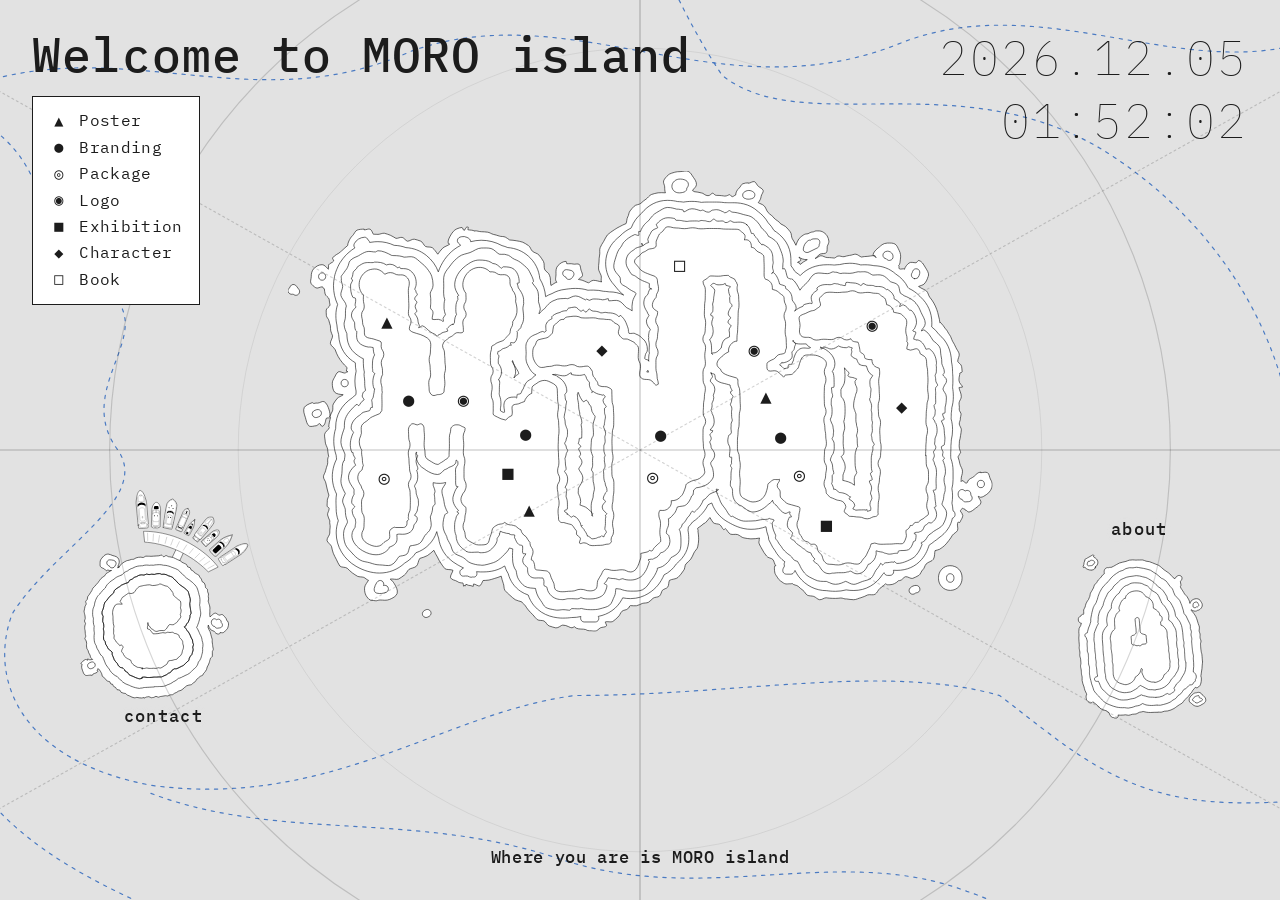
<file: html/index.html>
<!DOCTYPE html>
<html lang="en">
  <head>
    <meta charset="UTF-8" />
    <meta name="viewport" content="width=device-width, initial-scale=1.0" />
    <title>디자인모로</title>
    <meta name="description" content="MORO island — design portfolio" />
    <link rel="preconnect" href="https://fonts.googleapis.com" />
    <link rel="preconnect" href="https://fonts.gstatic.com" crossorigin />
    <link
      href="https://fonts.googleapis.com/css2?family=IBM+Plex+Mono:wght@400;500&family=Space+Grotesk:wght@400;500;600&display=swap"
      rel="stylesheet"
    />
    <link rel="stylesheet" href="styles.css" />
  </head>
  <body>
    <div
      class="loader"
      id="loader"
      role="status"
      aria-live="polite"
      aria-busy="true"
      aria-label="Loading MORO island"
    >
      <div class="loader-sea" aria-hidden="true">
        <div class="loader-boat" id="loader-boat">
          <img src="assets/boat.png" alt="" width="102" height="43" draggable="false" />
        </div>
      </div>

      <svg
        class="loader-compass"
        id="loader-compass"
        viewBox="0 0 64 64"
        aria-hidden="true"
      >
        <circle class="compass-ring" cx="32" cy="32" r="28" />
        <circle class="compass-ring soft" cx="32" cy="32" r="22" />
        <g class="compass-ticks" stroke="currentColor" stroke-width="0.9">
          <line x1="32" y1="6" x2="32" y2="11" />
          <line x1="58" y1="32" x2="53" y2="32" />
          <line x1="32" y1="58" x2="32" y2="53" />
          <line x1="6" y1="32" x2="11" y2="32" />
          <line class="minor" x1="51.5" y1="12.5" x2="48.7" y2="15.3" />
          <line class="minor" x1="51.5" y1="51.5" x2="48.7" y2="48.7" />
          <line class="minor" x1="12.5" y1="51.5" x2="15.3" y2="48.7" />
          <line class="minor" x1="12.5" y1="12.5" x2="15.3" y2="15.3" />
        </g>
        <text class="compass-n" x="32" y="18" text-anchor="middle">N</text>
        <text class="compass-cardinal" x="50" y="34" text-anchor="middle">E</text>
        <text class="compass-cardinal" x="32" y="52" text-anchor="middle">S</text>
        <text class="compass-cardinal" x="14" y="34" text-anchor="middle">W</text>
        <g class="compass-needle" id="loader-needle">
          <polygon points="32,10 35,32 32,28 29,32" />
          <polygon class="tail" points="32,54 35,32 32,36 29,32" />
        </g>
        <circle class="compass-hub" cx="32" cy="32" r="2.2" />
      </svg>

      <p class="loader-line">Looking for Design...</p>

      <div
        class="loader-progress"
        role="progressbar"
        aria-valuemin="0"
        aria-valuemax="100"
        aria-valuenow="0"
        id="loader-progress"
        aria-label="Loading"
      ></div>
    </div>

    <main class="scene" id="scene">
      <!--
        ONE map: fixed 16:10 stage. Islands + routes live here.
        Viewport only scales this whole stage — nothing moves relative to anything else.
      -->
      <div class="layer map" data-depth="5">
        <div class="map-stage">
          <svg
            class="routes-svg"
            viewBox="0 0 1600 1000"
            preserveAspectRatio="xMidYMid meet"
            aria-hidden="true"
          >
            <g id="routes-group" class="routes-group">
              <!--
                Land boxes (approx, stage 1600×1000; islands nudged up):
                  MORO    x 370–1230, y 120–680
                  contact x 80–260,   y 650–880
                  about   x 1320–1520,y 640–860
                Keep lanes in open water; extend past stage for letterbox.
              -->

              <!-- A. Far left → west of contact → under MORO → south of about → far right -->
              <path
                d="M -720 60
                   C -400 90, -200 100, -40 80
                   C 100 140, 40 240, 140 300
                   C 220 350, 100 420, 160 500
                   C 200 560, 80 620, 30 700
                   C 0 780, 40 880, 200 910
                   C 420 940, 560 820, 720 800
                   C 920 800, 1100 760, 1240 800
                   C 1320 860, 1380 920, 1500 930
                   C 1620 940, 1800 900, 2320 890"
                class="route"
                style="animation-delay: 0s"
              />

              <!-- B. Far top → east water → clear of about (stay x≥1580) → far right -->
              <path
                d="M 700 -420
                   C 780 -220, 820 -80, 900 40
                   C 1000 120, 1200 20, 1380 140
                   C 1500 220, 1580 340, 1600 480
                   C 1620 600, 1630 680, 1640 760
                   C 1650 820, 1700 840, 1800 820
                   C 2000 800, 2160 790, 2320 790"
                class="route"
                style="animation-delay: -5s"
              />

              <!-- C. Far left → clear west of contact → far bottom -->
              <path
                d="M -720 340
                   C -400 330, -200 350, -40 360
                   C 40 300, -10 440, -40 560
                   C -60 680, -50 780, -30 880
                   C 20 980, 140 1040, 300 1100
                   C 420 1160, 540 1240, 640 1320
                   C 700 1360, 720 1400, 760 1420"
                class="route"
                style="animation-delay: -10s"
              />

              <!-- D. North of MORO — far left/top to far right -->
              <path
                d="M -720 40
                   C -400 -40, -200 80, -40 60
                   C 160 -20, 320 100, 520 10
                   C 720 -60, 900 90, 1120 0
                   C 1300 -70, 1480 60, 1640 -10
                   C 1800 -40, 2000 -20, 2320 -20"
                class="route"
                style="animation-delay: -15s"
              />

              <!-- E. Mid → far bottom (fills lower letterbox) -->
              <path
                d="M 200 920
                   C 360 980, 520 940, 700 1000
                   C 880 1060, 1040 980, 1200 1040
                   C 1320 1080, 1400 1180, 1480 1420"
                class="route"
                style="animation-delay: -8s"
              />
            </g>
          </svg>

          <div class="moro-block">
            <img
              class="island-img"
              src="assets/moro-island.svg"
              alt="MORO island"
              width="1200"
              height="784"
              draggable="false"
            />
            <svg
              class="island-markers"
              id="markers"
              viewBox="0 0 1200 784"
              preserveAspectRatio="xMidYMid meet"
              aria-label="Work markers"
            ></svg>
          </div>

          <a href="contact.html" class="sat contact" aria-label="Contact">
            <img
              class="sat-island"
              src="assets/contact-island.svg"
              alt=""
              width="232"
              height="255"
              draggable="false"
            />
            <span class="sat-label">contact</span>
          </a>

          <a href="about.html" class="sat about" aria-label="About">
            <span class="sat-label">about</span>
            <img
              class="sat-island"
              src="assets/about-island.svg"
              alt=""
              width="211"
              height="269"
              draggable="false"
            />
          </a>
        </div>
      </div>

      <div class="layer grid" data-depth="4">
        <svg
          class="chart-svg"
          viewBox="0 0 1000 560"
          preserveAspectRatio="xMidYMid slice"
          aria-hidden="true"
        >
          <line x1="500" y1="-80" x2="500" y2="640" class="axis" />
          <line x1="-80" y1="280" x2="1080" y2="280" class="axis" />
          <line x1="-600" y1="-336" x2="1600" y2="896" class="diag" />
          <line x1="-600" y1="896" x2="1600" y2="-336" class="diag" />
          <circle cx="500" cy="280" r="330" class="circle" />
          <circle cx="500" cy="280" r="250" class="circle-soft" />
        </svg>
      </div>

      <div class="layer chrome" data-depth="1">
        <div class="top-left">
          <aside class="legend" aria-label="Map legend">
            <p class="legend-title">Welcome to MORO island</p>
            <ul class="legend-list">
              <li class="legend-item">
                <span class="symbol" aria-hidden="true">▲</span><span>Poster</span>
              </li>
              <li class="legend-item">
                <span class="symbol" aria-hidden="true">●</span><span>Branding</span>
              </li>
              <li class="legend-item">
                <span class="symbol" aria-hidden="true">◎</span><span>Package</span>
              </li>
              <li class="legend-item">
                <span class="symbol" aria-hidden="true">◉</span><span>Logo</span>
              </li>
              <li class="legend-item">
                <span class="symbol" aria-hidden="true">■</span><span>Exhibition</span>
              </li>
              <li class="legend-item">
                <span class="symbol" aria-hidden="true">◆</span><span>Character</span>
              </li>
              <li class="legend-item">
                <span class="symbol" aria-hidden="true">□</span><span>Book</span>
              </li>
            </ul>
          </aside>
        </div>
        <div class="top-right">
          <time class="clock" id="clock">
            <span id="clock-date"></span>
            <span id="clock-time"></span>
          </time>
        </div>
        <div class="bottom-center">
          <p class="fix-fix" id="fix" hidden>
            <span class="fix-name">Where you are is MORO island</span>
            <span class="fix-coords" id="fix-coords"></span>
          </p>
        </div>
      </div>

      <div class="boat" id="boat" hidden aria-hidden="true">
        <img src="assets/boat.png" alt="" width="102" height="43" draggable="false" />
      </div>
    </main>

    <script src="main.js"></script>
  </body>
</html>
</file>
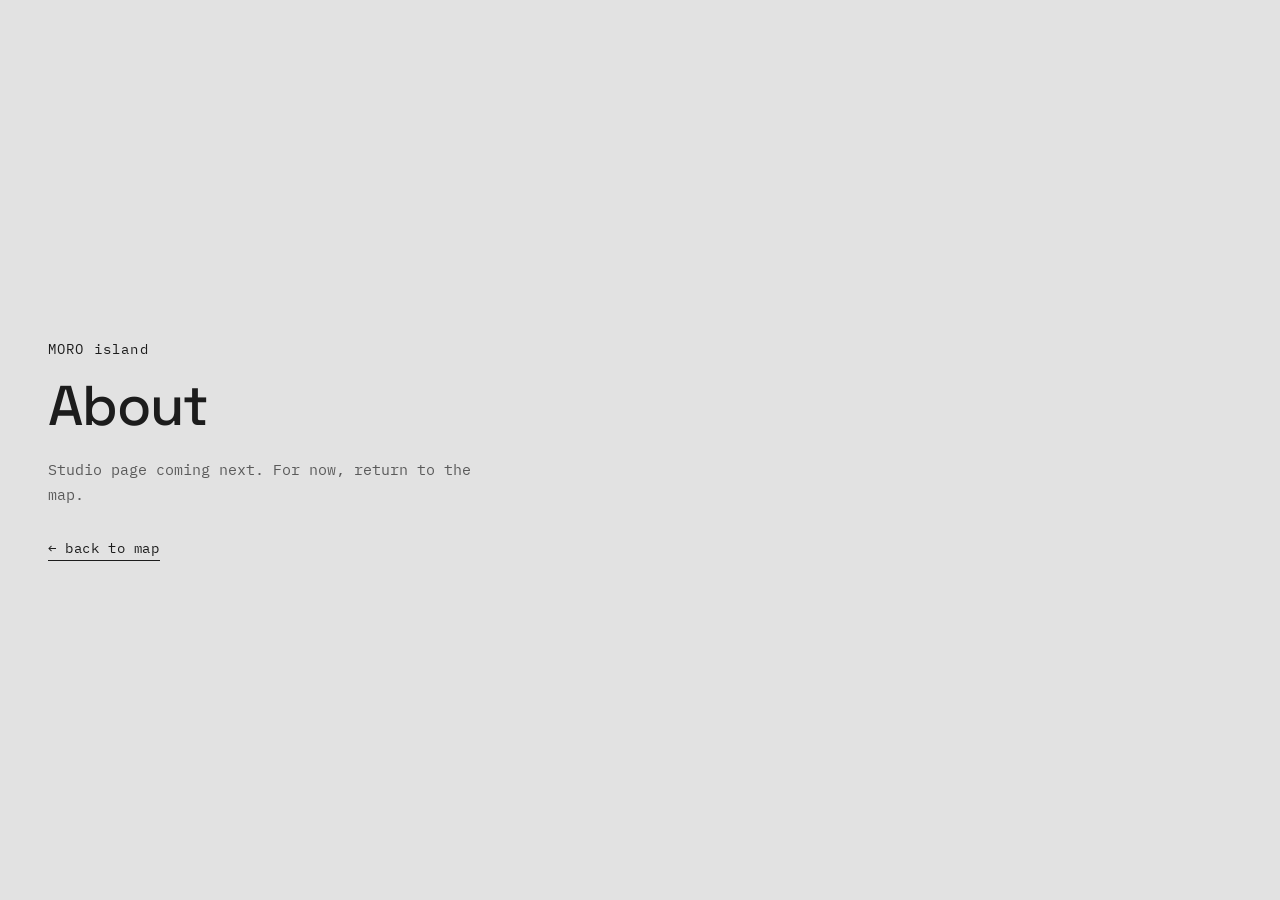
<file: html/about.html>
<!DOCTYPE html>
<html lang="en">
  <head>
    <meta charset="UTF-8" />
    <meta name="viewport" content="width=device-width, initial-scale=1.0" />
    <title>About — MORO island</title>
    <link rel="preconnect" href="https://fonts.googleapis.com" />
    <link rel="preconnect" href="https://fonts.gstatic.com" crossorigin />
    <link
      href="https://fonts.googleapis.com/css2?family=IBM+Plex+Mono:wght@400;500&family=Space+Grotesk:wght@400;500;600&display=swap"
      rel="stylesheet"
    />
    <link rel="stylesheet" href="styles.css" />
  </head>
  <body class="subpage">
    <main class="page">
      <p class="kicker">MORO island</p>
      <h1 class="page-title">About</h1>
      <p class="copy">
        Studio page coming next. For now, return to the map.
      </p>
      <a href="index.html" class="back">← back to map</a>
    </main>
  </body>
</html>
</file>
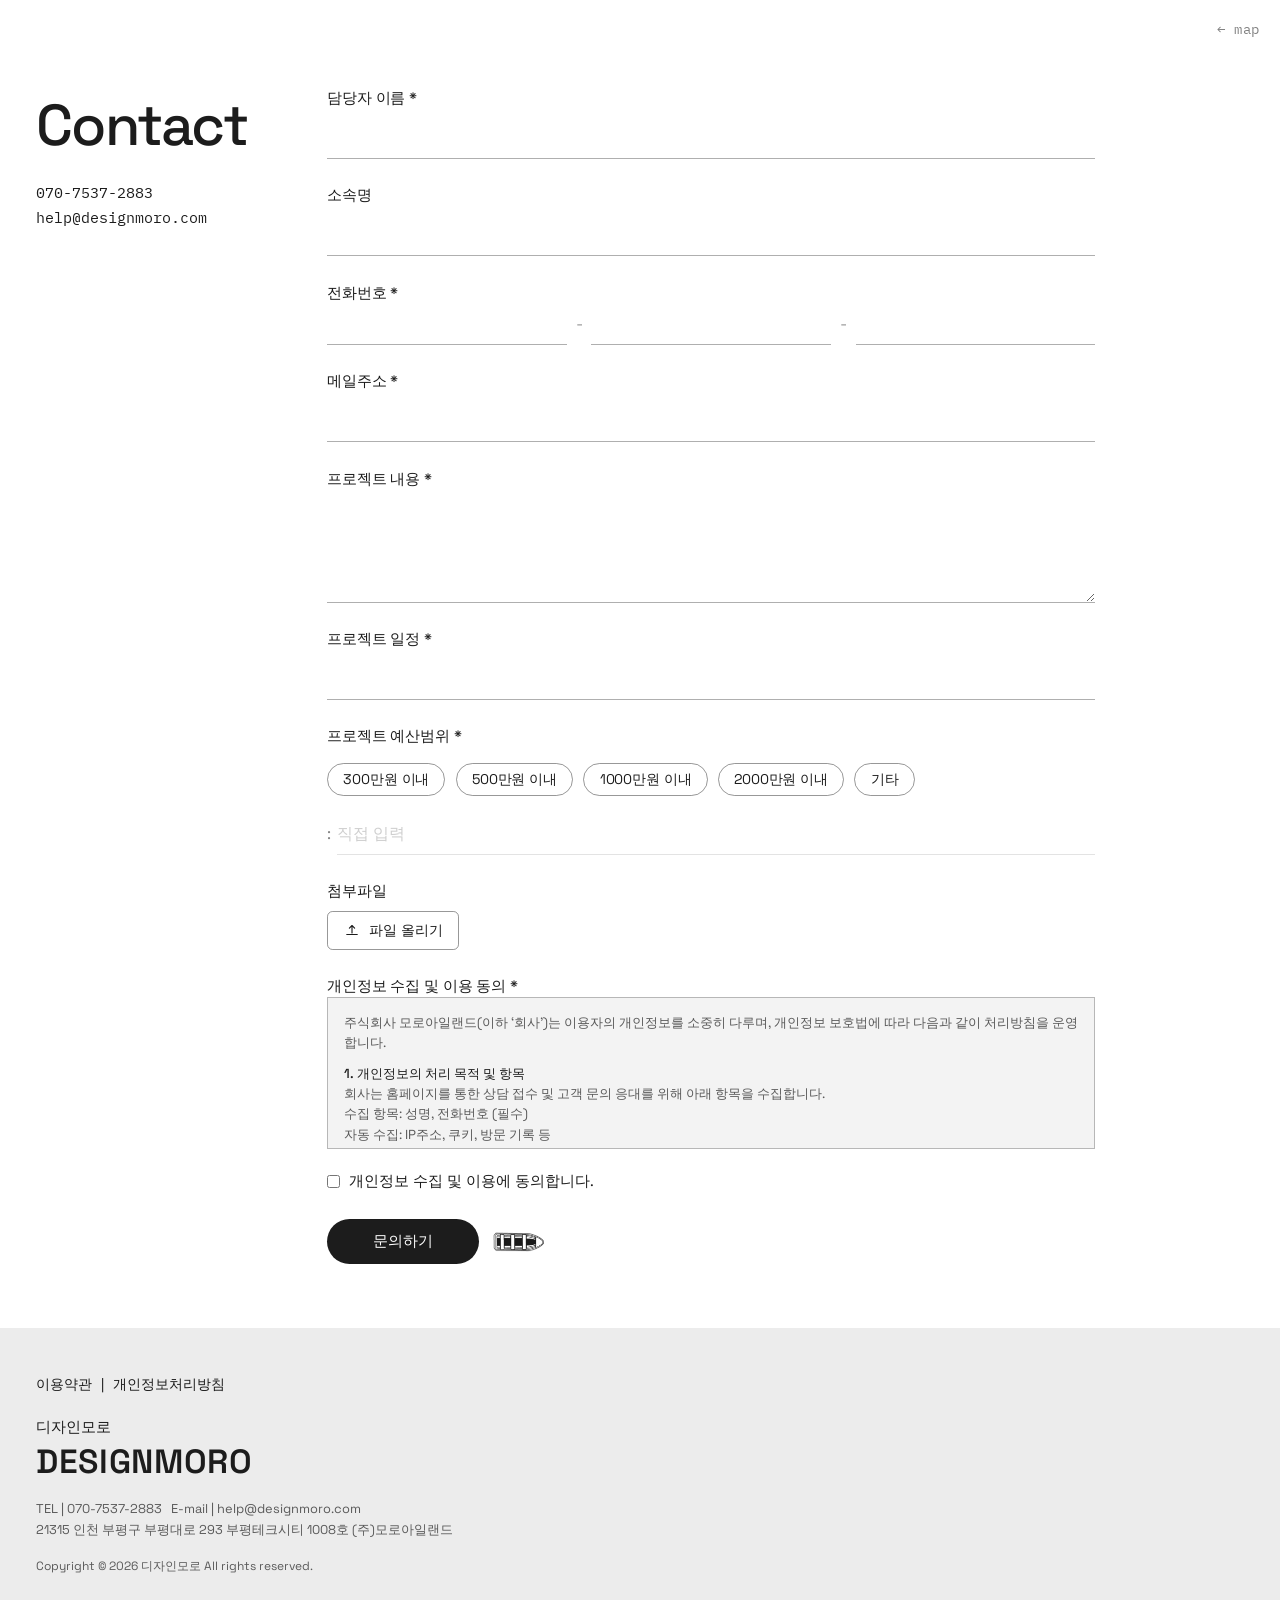
<file: html/contact.html>
<!DOCTYPE html>
<html lang="ko">
  <head>
    <meta charset="UTF-8" />
    <meta name="viewport" content="width=device-width, initial-scale=1.0" />
    <title>Contact — MORO island</title>
    <meta name="description" content="Contact DESIGNMORO" />
    <link rel="preconnect" href="https://fonts.googleapis.com" />
    <link rel="preconnect" href="https://fonts.gstatic.com" crossorigin />
    <link
      href="https://fonts.googleapis.com/css2?family=IBM+Plex+Mono:wght@400;500&family=Space+Grotesk:wght@400;500;600&display=swap"
      rel="stylesheet"
    />
    <link rel="stylesheet" href="styles.css" />
  </head>
  <body class="subpage contact-page">
    <a href="index.html" class="contact-back">← map</a>

    <main class="contact">
      <header class="contact-head">
        <h1 class="contact-title">Contact</h1>
        <p class="contact-direct">
          <a href="tel:07075372883">070-7537-2883</a><br />
          <a href="mailto:help@designmoro.com">help@designmoro.com</a>
        </p>
      </header>

      <form class="contact-form" id="contact-form" novalidate>
        <label class="field">
          <span class="field-label">담당자 이름 <i aria-hidden="true">*</i></span>
          <input type="text" name="name" required autocomplete="name" />
        </label>

        <label class="field">
          <span class="field-label">소속명</span>
          <input type="text" name="org" autocomplete="organization" />
        </label>

        <fieldset class="field field-phone">
          <legend class="field-label">전화번호 <i aria-hidden="true">*</i></legend>
          <div class="phone-row">
            <input
              type="text"
              name="phone_front"
              inputmode="numeric"
              maxlength="4"
              required
              aria-label="전화번호 앞자리"
              autocomplete="tel-national"
            />
            <span class="phone-dash" aria-hidden="true">-</span>
            <input
              type="text"
              name="phone_mid"
              inputmode="numeric"
              maxlength="4"
              required
              aria-label="전화번호 중간자리"
            />
            <span class="phone-dash" aria-hidden="true">-</span>
            <input
              type="text"
              name="phone_end"
              inputmode="numeric"
              maxlength="4"
              required
              aria-label="전화번호 끝자리"
            />
          </div>
        </fieldset>

        <label class="field">
          <span class="field-label">메일주소 <i aria-hidden="true">*</i></span>
          <input type="email" name="email" required autocomplete="email" />
        </label>

        <label class="field field-area">
          <span class="field-label">프로젝트 내용 <i aria-hidden="true">*</i></span>
          <textarea name="project" rows="4" required></textarea>
        </label>

        <label class="field">
          <span class="field-label">프로젝트 일정 <i aria-hidden="true">*</i></span>
          <input type="text" name="schedule" required placeholder="" />
        </label>

        <fieldset class="field field-budget">
          <legend class="field-label">프로젝트 예산범위 <i aria-hidden="true">*</i></legend>
          <div class="budget-chips" role="radiogroup" aria-label="프로젝트 예산범위">
            <label class="chip">
              <input type="radio" name="budget" value="300" required />
              <span>300만원 이내</span>
            </label>
            <label class="chip">
              <input type="radio" name="budget" value="500" />
              <span>500만원 이내</span>
            </label>
            <label class="chip">
              <input type="radio" name="budget" value="1000" />
              <span>1000만원 이내</span>
            </label>
            <label class="chip">
              <input type="radio" name="budget" value="2000" />
              <span>2000만원 이내</span>
            </label>
            <label class="chip chip-other">
              <input type="radio" name="budget" value="other" />
              <span>기타</span>
            </label>
            <label class="budget-other">
              <span class="visually-hidden">기타 예산</span>
              <span class="budget-other-prefix" aria-hidden="true">:</span>
              <input
                type="text"
                name="budget_other"
                id="budget-other"
                placeholder="직접 입력"
                disabled
              />
            </label>
          </div>
        </fieldset>

        <div class="field field-file">
          <span class="field-label">첨부파일</span>
          <label class="file-btn">
            <input type="file" name="files" multiple />
            <svg
              class="file-icon"
              viewBox="0 0 24 24"
              width="18"
              height="18"
              aria-hidden="true"
            >
              <path
                d="M12 16V6M12 6l-3.5 3.5M12 6l3.5 3.5M5 18h14"
                fill="none"
                stroke="currentColor"
                stroke-width="1.5"
                stroke-linecap="round"
                stroke-linejoin="round"
              />
            </svg>
            <span>파일 올리기</span>
          </label>
          <p class="file-name" id="file-name" hidden></p>
        </div>

        <fieldset class="field field-consent">
          <legend class="field-label">
            개인정보 수집 및 이용 동의 <i aria-hidden="true">*</i>
          </legend>
          <div class="consent-box" tabindex="0">
            <p>
              주식회사 모로아일랜드(이하 ‘회사’)는 이용자의 개인정보를 소중히
              다루며, 개인정보 보호법에 따라 다음과 같이 처리방침을 운영합니다.
            </p>
            <p>
              <strong>1. 개인정보의 처리 목적 및 항목</strong><br />
              회사는 홈페이지를 통한 상담 접수 및 고객 문의 응대를 위해 아래
              항목을 수집합니다.<br />
              수집 항목: 성명, 전화번호 (필수)<br />
              자동 수집: IP주소, 쿠키, 방문 기록 등
            </p>
            <p>
              <strong>2. 보유 및 이용 기간</strong><br />
              원칙적으로 문의 접수일로부터 3년간 보관 후 지체 없이 파기합니다.
              단, 관계 법령에 따라 보존할 필요가 있는 경우 해당 기간까지
              보관합니다.
            </p>
            <p>
              <strong>3. 개인정보의 파기</strong><br />
              전자적 파일은 복구가 불가능한 방법으로 영구 삭제하며, 종이 문서는
              분쇄하거나 소각하여 파기합니다.
            </p>
            <p>
              <strong>4. 이용자의 권리</strong><br />
              이용자는 언제든지 본인의 개인정보 열람, 정정, 삭제, 처리 정지를
              요구할 수 있으며, 회사는 이에 대해 지체 없이 조치하겠습니다.
            </p>
            <p>
              <strong>5. 개인정보의 안전성 확보 조치</strong><br />
              회사는 내부관리계획 수립, 접근 권한 제한, 보안프로그램 설치 등
              데이터 보호를 위한 기술적·관리적 조치를 이행하고 있습니다.
            </p>
            <p>
              <strong>6. 개인정보 보호책임자</strong><br />
              개인정보와 관련한 문의사항은 아래 부서로 연락해주시기 바랍니다.<br />
              *책임자/담당자: 이희성/장현별 (담당자)<br />
              *연락처: 070-7537-2883 / moroisland@naver.com
            </p>
            <p>
              <strong>7. 권익침해 구제방법</strong><br />
              기타 침해 신고나 상담이 필요하신 경우
              개인정보침해신고센터(국번없이 118) 또는 개인정보
              분쟁조정위원회(1833-6972)로 문의하실 수 있습니다.
            </p>
            <p>시행일자: 2026년 5월 12일</p>
          </div>
          <label class="consent-check">
            <input type="checkbox" name="consent" required />
            <span>개인정보 수집 및 이용에 동의합니다.</span>
          </label>
        </fieldset>

        <div class="contact-submit">
          <button type="submit" class="submit-btn">문의하기</button>
          <img
            class="submit-boat"
            src="assets/boat.png"
            alt=""
            width="102"
            height="43"
            draggable="false"
          />
        </div>
      </form>
    </main>

    <footer class="contact-footer">
      <div class="contact-footer-inner">
        <nav class="footer-links" aria-label="정책">
          <a href="#">이용약관</a>
          <span aria-hidden="true">|</span>
          <a href="#">개인정보처리방침</a>
        </nav>
        <p class="footer-brand-ko">디자인모로</p>
        <p class="footer-brand">DESIGNMORO</p>
        <p class="footer-meta">
          TEL | 070-7537-2883 &nbsp; E-mail | help@designmoro.com
        </p>
        <p class="footer-meta">
          21315 인천 부평구 부평대로 293 부평테크시티 1008호 (주)모로아일랜드
        </p>
        <p class="footer-copy">Copyright © 2026 디자인모로 All rights reserved.</p>
      </div>
    </footer>

    <script>
      (() => {
        const form = document.getElementById("contact-form");
        if (!form) return;

        const otherInput = document.getElementById("budget-other");
        const fileName = document.getElementById("file-name");

        form.querySelectorAll('input[name="budget"]').forEach((radio) => {
          radio.addEventListener("change", () => {
            const isOther = radio.value === "other" && radio.checked;
            otherInput.disabled = !isOther;
            if (!isOther) otherInput.value = "";
            else otherInput.focus();
          });
        });

        const fileInput = form.querySelector('input[type="file"]');
        fileInput?.addEventListener("change", () => {
          const files = [...(fileInput.files || [])];
          if (!files.length) {
            fileName.hidden = true;
            fileName.textContent = "";
            return;
          }
          fileName.hidden = false;
          fileName.textContent = files.map((f) => f.name).join(", ");
        });

        const launchBoat = () => {
          const boat = form.querySelector(".submit-boat");
          if (!boat) return;
          boat.classList.remove("is-launching");
          boat.style.opacity = "";
          void boat.offsetWidth;
          boat.classList.add("is-launching");
          boat.addEventListener(
            "animationend",
            () => {
              boat.style.opacity = "0";
            },
            { once: true }
          );
        };

        form.addEventListener("submit", (e) => {
          e.preventDefault();
          if (!form.reportValidity()) return;
          launchBoat();
        });
      })();
    </script>
  </body>
</html>
</file>
<file: html/styles.css>
:root {
  --bg: #e2e2e2;
  --ink: #1c1c1c;
  --ink-muted: #5a5a5a;
  --grid: rgba(28, 28, 28, 0.18);
  --route: #3a6fbf;
  --font-ui: "Space Grotesk", sans-serif;
  --font-mono: "IBM Plex Mono", monospace;
}

* {
  box-sizing: border-box;
  padding: 0;
  margin: 0;
}

html,
body {
  height: 100%;
  max-width: 100vw;
}

body:not(.subpage) {
  overflow: hidden;
}

/* Imweb site chrome. The black preview bar is separate and only shows while editing. */
#doz_header_wrap,
#doz_footer_wrap,
#doz_footer,
#site_footer {
  display: none !important;
}

body {
  color: var(--ink);
  background: var(--bg);
  font-family: var(--font-ui);
  -webkit-font-smoothing: antialiased;
  -moz-osx-font-smoothing: grayscale;
}

a {
  color: inherit;
  text-decoration: none;
}

button {
  font: inherit;
  color: inherit;
  background: none;
  border: none;
  cursor: pointer;
}

/* —— Intro loader: empty sea, compass + boat that only rocks —— */
.loader {
  position: fixed;
  inset: 0;
  z-index: 100;
  background: var(--bg);
  color: var(--ink);
  overflow: hidden;
  transition:
    opacity 0.7s cubic-bezier(0.22, 1, 0.36, 1),
    visibility 0.7s linear;
  animation: moro-loader-exit 0.8s ease 6.2s forwards;
}

.loader.is-done {
  animation: none;
  opacity: 0;
  visibility: hidden;
  pointer-events: none;
}

@keyframes moro-loader-exit {
  to {
    opacity: 0;
    visibility: hidden;
    pointer-events: none;
  }
}

.loader-sea {
  position: absolute;
  inset: 0;
  pointer-events: none;
}

.loader-boat {
  position: absolute;
  top: 54%;
  left: 50%;
  width: 48px;
  margin: -108px 0 0 -24px; /* above the larger compass */
  opacity: 0;
  transform-origin: 50% 60%;
  transition: opacity 0.5s ease;
}

.loader-boat.is-on {
  opacity: 1;
  animation: loader-boat-sway 4.2s ease-in-out infinite;
}

.loader-boat img {
  display: block;
  width: 100%;
  height: auto;
}

@keyframes loader-boat-sway {
  0%,
  100% {
    transform: translate(0, 0) rotate(-7deg);
  }
  35% {
    transform: translate(4px, 2px) rotate(5deg);
  }
  65% {
    transform: translate(-3px, 1px) rotate(-4deg);
  }
}

.loader-compass {
  position: absolute;
  top: 54%;
  left: 50%;
  width: 120px;
  height: 120px;
  margin: -60px 0 0 -60px;
  overflow: visible;
  pointer-events: none;
  z-index: 2;
}

.compass-ring {
  fill: none;
  stroke: var(--ink);
  stroke-width: 1.2;
}

.compass-ring.soft {
  stroke: rgba(28, 28, 28, 0.22);
  stroke-width: 0.8;
}

.compass-ticks {
  color: var(--ink);
}

.compass-ticks .minor {
  stroke: rgba(28, 28, 28, 0.35);
  stroke-width: 0.7;
}

.compass-n {
  fill: var(--ink);
  font-family: var(--font-mono);
  font-size: 8px;
  font-weight: 500;
}

.compass-cardinal {
  fill: rgba(28, 28, 28, 0.4);
  font-family: var(--font-mono);
  font-size: 6px;
  font-weight: 500;
}

.compass-needle {
  transform-origin: 32px 32px;
}

.compass-needle polygon {
  fill: var(--ink);
}

.compass-needle .tail {
  fill: rgba(28, 28, 28, 0.28);
}

.compass-hub {
  fill: var(--bg);
  stroke: var(--ink);
  stroke-width: 1.2;
}

.loader-line {
  position: absolute;
  top: calc(54% + 78px);
  left: 50%;
  transform: translateX(-50%);
  margin: 0;
  font-family: var(--font-mono);
  font-size: clamp(0.85rem, 1.5vw, 1rem);
  font-weight: 500;
  letter-spacing: 0.06em;
  color: var(--ink-muted);
  white-space: nowrap;
  z-index: 2;
}

.loader-progress {
  position: absolute;
  width: 1px;
  height: 1px;
  overflow: hidden;
  clip: rect(0 0 0 0);
}

@media (prefers-reduced-motion: reduce) {
  .loader-boat.is-on {
    animation: none;
  }
}

/* —— Map scene —— */
.scene {
  position: fixed;
  left: 0;
  right: 0;
  bottom: 0;
  top: var(--moro-top, 0px);
  width: auto;
  height: auto;
  min-width: 0;
  min-height: 0;
  z-index: 30;
  overflow: hidden;
  background: var(--bg);
  opacity: 0.55;
  filter: blur(14px);
  transform: scale(1.02);
  transition:
    filter 1s cubic-bezier(0.22, 1, 0.36, 1),
    opacity 1s cubic-bezier(0.22, 1, 0.36, 1),
    transform 1s cubic-bezier(0.22, 1, 0.36, 1);
  animation: moro-scene-enter 1s cubic-bezier(0.22, 1, 0.36, 1) 6.2s forwards;
}

@keyframes moro-scene-enter {
  to {
    opacity: 1;
    filter: none;
    transform: none;
  }
}

.scene.ready,
.scene.skip {
  animation: none;
  opacity: 1;
  /* blur(0) still softens vectors — drop the filter entirely */
  filter: none;
  transform: none;
}

.scene.skip {
  transition: none;
}

.layer {
  position: absolute;
  inset: 0;
  pointer-events: none;
}

.layer :is(a, button) {
  pointer-events: auto;
}

.routes {
  z-index: 0;
}

.island {
  z-index: 1;
}

.map {
  z-index: 1;
}

.grid {
  z-index: 2;
}

.sats {
  z-index: 4;
}

.chrome {
  z-index: 6;
  pointer-events: none;
}

.top-left {
  position: absolute;
  top: clamp(1.1rem, 3vh, 2rem);
  left: clamp(1.1rem, 3vw, 2rem);
}

.top-right {
  position: absolute;
  top: clamp(1.1rem, 3vh, 2rem);
  right: clamp(1.1rem, 3vw, 2rem);
}

/* —— Chart grid —— */
.chart-svg {
  position: absolute;
  inset: 0;
  width: 100%;
  height: 100%;
  z-index: 0;
  pointer-events: none;
}

.axis,
.diag,
.circle,
.circle-soft {
  fill: none;
  stroke: var(--grid);
  stroke-width: 0.9;
}

.axis {
  stroke: rgba(28, 28, 28, 0.28);
  stroke-width: 0.7;
}

.diag {
  stroke: rgba(28, 28, 28, 0.22);
  stroke-width: 0.7;
  stroke-dasharray: 1.2 2;
  stroke-linecap: round;
  opacity: 0.9;
}

.circle {
  stroke-width: 0.7;
}

.circle-soft {
  stroke-width: 0.5;
  opacity: 0.55;
}

/* —— ONE map stage (fixed 16:10). Everything inside scales together. —— */
.map-stage {
  /* Fit INSIDE the scene box (contain) so the whole map stays centered */
  --stage-w: min(100%, calc(100% * 16 / 10));
  --stage-h: calc(var(--stage-w) * 10 / 16);
  position: absolute;
  left: 50%;
  top: 50%;
  transform: translate(-50%, -50%);
  width: var(--stage-w);
  height: var(--stage-h);
  pointer-events: none;
  overflow: visible;
  container-type: inline-size;
}

/* Routes share stage scale; overflow so side lanes paint into letterbox */
.routes-svg {
  position: absolute;
  inset: 0;
  width: 100%;
  height: 100%;
  z-index: 0;
  display: block;
  pointer-events: none;
  overflow: visible;
}

.routes-group {
  fill: none;
}

.route {
  fill: none;
  stroke: var(--route);
  stroke-width: 1.45;
  stroke-dasharray: 4 7;
  stroke-linecap: round;
  opacity: 0.9;
  animation: flow 12s linear infinite;
}

@keyframes flow {
  to {
    stroke-dashoffset: -132;
  }
}

/* MORO — fixed % of stage, optically centered (nudged up) */
.moro-block {
  position: absolute;
  left: 50%;
  top: 44%;
  transform: translate(-50%, -50%);
  width: 54%;
  aspect-ratio: 1200 / 784;
  z-index: 2;
}

.island-img {
  position: absolute;
  inset: 0;
  width: 100%;
  height: 100%;
  display: block;
  user-select: none;
  object-fit: fill;
}

.island-markers {
  position: absolute;
  inset: 0;
  width: 100%;
  height: 100%;
  z-index: 2;
  pointer-events: none;
  overflow: visible;
  display: block;
}

.marker {
  pointer-events: auto;
  cursor: pointer;
  text-decoration: none;
  color: inherit;
}

.marker-scale {
  transition: transform 0.2s ease;
  transform-box: fill-box;
  transform-origin: center;
}

.marker:hover .marker-scale,
.marker:focus-visible .marker-scale {
  transform: scale(1.18);
}

.marker:focus-visible {
  outline: none;
}

.marker:focus-visible .marker-hit {
  stroke: var(--ink);
  stroke-width: 2;
}

.marker-hit {
  fill: transparent;
}

.marker-symbol {
  fill: var(--ink);
  font-size: 32px;
  font-family: var(--font-mono);
  font-weight: 500;
  paint-order: stroke fill;
  stroke: #ffffff;
  stroke-width: 6px;
  stroke-linejoin: round;
  pointer-events: none;
}

.marker-preview {
  position: fixed;
  z-index: 80;
  width: 168px;
  height: auto;
  max-height: 220px;
  object-fit: contain;
  pointer-events: none;
  background: #fff;
  border: 1px solid rgba(28, 28, 28, 0.18);
  box-shadow: 0 10px 28px rgba(28, 28, 28, 0.16);
  opacity: 0;
  transition: opacity 0.15s ease;
}

.marker-preview.is-on {
  opacity: 1;
}

/* contact / about — fixed % of same stage */
.sat {
  position: absolute;
  display: flex;
  flex-direction: column;
  align-items: center;
  gap: 0.4rem;
  z-index: 3;
  pointer-events: auto;
  overflow: visible;
}

.sat.contact {
  left: 6%;
  bottom: 16%;
}

.sat.about {
  right: 6%;
  bottom: 16%;
}

.sat-island {
  width: 9.5cqi;
  height: auto;
  display: block;
  user-select: none;
  overflow: visible;
  object-fit: contain;
  flex-shrink: 0;
}

.sat.contact .sat-island {
  width: 15cqi;
  aspect-ratio: 232.4 / 255.1;
  object-fit: contain;
}

.sat.about .sat-island {
  width: 11.5cqi;
}

.sat-label {
  font-family: var(--font-mono);
  font-size: clamp(0.78rem, 1.9cqi, 1.05rem);
  font-weight: 500;
  letter-spacing: 0.08em;
  color: var(--ink);
  /* Halo so labels stay clear over routes / chart lines */
  text-shadow:
    0 0 0.35em var(--bg),
    0 0 0.35em var(--bg),
    0 0 0.55em var(--bg);
}

.sat.about .sat-label {
  order: -1;
}

/* —— Legend —— */
.legend {
  display: flex;
  flex-direction: column;
  gap: 0.85rem;
  user-select: none;
}

.legend-title {
  font-family: var(--font-mono);
  font-size: clamp(1.75rem, 3.8vw, 3rem);
  font-weight: 500;
  letter-spacing: 0.02em;
  line-height: 1.15;
  color: var(--ink);
}

.legend-list {
  list-style: none;
  display: flex;
  flex-direction: column;
  gap: 0.4rem;
  padding: 0.85rem 1.05rem 0.95rem;
  background: #ffffff;
  border: 1.5px solid var(--ink);
  width: fit-content;
}

.legend-item {
  display: flex;
  align-items: center;
  gap: 0.7rem;
  font-family: var(--font-mono);
  font-size: clamp(0.85rem, 1.25vw, 1rem);
  letter-spacing: 0.02em;
  color: var(--ink);
}

.symbol {
  width: 1.15rem;
  text-align: center;
  font-size: 0.95rem;
  line-height: 1;
}

/* —— Clock —— */
.clock {
  display: flex;
  flex-direction: column;
  align-items: flex-end;
  gap: 0.2rem;
  font-family: var(--font-mono);
  font-size: clamp(1.75rem, 3.8vw, 3rem);
  font-weight: 100;
  letter-spacing: 0.04em;
  line-height: 1.25;
  color: var(--ink);
  user-select: none;
}

/* —— Visitor fix (you are here = MORO) —— */
.bottom-center {
  position: absolute;
  left: 50%;
  bottom: clamp(1.1rem, 3vh, 2rem);
  transform: translateX(-50%);
  text-align: center;
  pointer-events: none;
}

.fix-fix {
  margin: 0;
  display: flex;
  flex-direction: column;
  align-items: center;
  gap: 0.25rem;
  font-family: var(--font-mono);
  color: var(--ink);
  user-select: none;
}

.fix-name {
  font-size: clamp(0.85rem, 1.4vw, 1.05rem);
  font-weight: 500;
  letter-spacing: 0.04em;
  max-width: min(90vw, 36rem);
  line-height: 1.35;
}

.fix-coords {
  font-size: clamp(1rem, 1.8vw, 1.35rem);
  font-weight: 400;
  letter-spacing: 0.06em;
  color: var(--ink-muted);
}

/* —— Cursor boat —— */
.boat {
  position: fixed;
  top: 0;
  left: 0;
  z-index: 40;
  width: 28px;
  height: auto;
  margin: -6px 0 0 -14px;
  pointer-events: none;
  opacity: 0;
  transition: opacity 0.35s ease;
  will-change: transform;
}

.boat.is-on {
  opacity: 0.95;
}

.boat img {
  display: block;
  width: 100%;
  height: auto;
  user-select: none;
}

@media (pointer: coarse) {
  .boat {
    display: none;
  }
}

@media (prefers-reduced-motion: reduce) {
  .boat {
    display: none;
  }
}

/* —— About / Contact —— */
.page {
  min-height: 100dvh;
  display: flex;
  flex-direction: column;
  justify-content: center;
  padding: clamp(1.5rem, 5vw, 3rem);
  background: var(--bg);
  color: var(--ink);
}

.kicker {
  font-family: var(--font-mono);
  font-size: 0.9rem;
  letter-spacing: 0.08em;
  margin-bottom: 0.75rem;
}

.page-title {
  font-family: var(--font-ui);
  font-size: clamp(2rem, 6vw, 3.5rem);
  font-weight: 500;
  letter-spacing: -0.02em;
  margin-bottom: 1rem;
}

.copy {
  max-width: 28rem;
  font-family: var(--font-mono);
  font-size: 0.95rem;
  line-height: 1.6;
  color: var(--ink-muted);
  margin-bottom: 2rem;
}

.back {
  font-family: var(--font-mono);
  font-size: 0.9rem;
  letter-spacing: 0.04em;
  border-bottom: 1px solid var(--ink);
  width: fit-content;
  padding-bottom: 0.15rem;
  transition: opacity 0.2s ease;
}

.back:hover {
  opacity: 0.55;
}

/* —— Contact form page —— */
.contact-page {
  --contact-pad-x: clamp(1.25rem, 3vw, 2.25rem);
  background: #fff;
  color: var(--ink);
  min-height: 100dvh;
}

.contact-back {
  position: fixed;
  top: 1.25rem;
  right: 1.25rem;
  z-index: 10;
  font-family: var(--font-mono);
  font-size: 0.85rem;
  letter-spacing: 0.04em;
  opacity: 0.55;
  transition: opacity 0.2s ease;
}

.contact-back:hover {
  opacity: 1;
}

.contact-page .contact {
  width: min(1280px, 100%);
  margin: 0 auto;
  padding: clamp(3.5rem, 8vw, 5.5rem) var(--contact-pad-x) 4rem;
  display: grid;
  grid-template-columns: minmax(11rem, 15rem) minmax(0, 1fr);
  column-gap: clamp(2rem, 4vw, 4rem);
  row-gap: 2.5rem;
  align-items: start;
  box-sizing: border-box;
}

.contact-head {
  position: sticky;
  top: 2rem;
}

.contact-title {
  font-family: var(--font-ui);
  font-size: clamp(2.6rem, 7vw, 3.6rem);
  font-weight: 500;
  letter-spacing: -0.03em;
  margin-bottom: 1.1rem;
}

.contact-direct {
  font-family: var(--font-mono);
  font-size: 0.95rem;
  line-height: 1.7;
  margin-bottom: 0;
}

.contact-direct a:hover {
  opacity: 0.55;
}

.contact-form {
  display: flex;
  flex-direction: column;
  gap: 1.65rem;
  width: 100%;
  max-width: 48rem;
}

.field {
  display: flex;
  flex-direction: column;
  gap: 0.55rem;
  border: 0;
  min-width: 0;
}

.field-label {
  font-family: var(--font-ui);
  font-size: 0.95rem;
  font-weight: 500;
  letter-spacing: -0.01em;
}

.field-label i {
  font-style: normal;
  color: var(--ink);
}

.contact-form input[type="text"],
.contact-form input[type="email"],
.contact-form textarea {
  width: 100%;
  border: 0;
  border-bottom: 1px solid rgba(28, 28, 28, 0.35);
  border-radius: 0;
  background: transparent;
  padding: 0.55rem 0 0.65rem;
  font: inherit;
  font-family: var(--font-ui);
  font-size: 1rem;
  color: var(--ink);
  outline: none;
  resize: vertical;
}

.contact-form input:focus,
.contact-form textarea:focus {
  border-bottom-color: var(--ink);
}

.phone-row {
  display: flex;
  align-items: baseline;
  gap: 0.55rem;
}

.phone-dash {
  opacity: 0.45;
  padding-bottom: 0.65rem;
}

.phone-row input {
  width: 4.75rem;
  text-align: center;
}

.field-budget {
  gap: 0;
}

.field-budget > legend {
  padding: 0;
  margin-bottom: 0.95rem;
}

.budget-chips {
  display: flex;
  flex-wrap: wrap;
  align-items: center;
  gap: 0.95rem 0.65rem;
}

.chip {
  cursor: pointer;
}

.chip input {
  position: absolute;
  opacity: 0;
  pointer-events: none;
}

.chip span {
  display: inline-flex;
  align-items: center;
  justify-content: center;
  min-height: 2.1rem;
  padding: 0.35rem 0.95rem;
  border: 1px solid rgba(28, 28, 28, 0.45);
  border-radius: 999px;
  font-size: 0.88rem;
  letter-spacing: -0.01em;
  transition:
    background 0.15s ease,
    color 0.15s ease,
    border-color 0.15s ease;
}

.chip input:focus-visible + span {
  outline: 2px solid var(--ink);
  outline-offset: 2px;
}

.chip input:checked + span {
  background: var(--ink);
  border-color: var(--ink);
  color: #fff;
}

.budget-other {
  display: inline-flex;
  align-items: baseline;
  gap: 0.35rem;
  flex: 1 1 100%;
  min-width: 8rem;
  margin-top: 0.15rem;
}

.budget-other-prefix {
  opacity: 0.55;
}

.budget-other input {
  width: 7.5rem;
  border-bottom-style: solid;
}

.budget-other input:disabled {
  opacity: 0.35;
}

.file-btn {
  display: inline-flex;
  align-items: center;
  gap: 0.45rem;
  width: fit-content;
  padding: 0.55rem 0.95rem;
  border: 1px solid rgba(28, 28, 28, 0.45);
  border-radius: 0.35rem;
  cursor: pointer;
  font-size: 0.9rem;
  transition: background 0.15s ease;
}

.file-btn:hover {
  background: rgba(28, 28, 28, 0.04);
}

.file-btn input {
  position: absolute;
  width: 1px;
  height: 1px;
  opacity: 0;
  overflow: hidden;
}

.file-name {
  margin-top: 0.45rem;
  font-family: var(--font-mono);
  font-size: 0.8rem;
  color: var(--ink-muted);
}

.consent-box {
  max-height: 9.5rem;
  overflow: auto;
  padding: 0.9rem 1rem;
  border: 1px solid rgba(28, 28, 28, 0.28);
  background: #f3f3f3;
  font-size: 0.82rem;
  line-height: 1.55;
  color: var(--ink-muted);
}

.consent-box strong {
  color: var(--ink);
  font-weight: 500;
}

.consent-box p + p {
  margin-top: 0.65rem;
}

.consent-check {
  display: flex;
  align-items: flex-start;
  gap: 0.55rem;
  margin-top: 0.85rem;
  font-size: 0.92rem;
  cursor: pointer;
}

.consent-check input {
  margin-top: 0.2rem;
  accent-color: var(--ink);
}

.contact-submit {
  display: flex;
  align-items: center;
  gap: 0.85rem;
  margin-top: 0.15rem;
}

.submit-btn {
  min-width: 9.5rem;
  padding: 0.75rem 1.6rem;
  border-radius: 999px;
  background: var(--ink);
  color: #fff;
  font-family: var(--font-ui);
  font-size: 0.95rem;
  font-weight: 500;
  letter-spacing: 0.02em;
  cursor: pointer;
  transition: opacity 0.2s ease;
}

.submit-btn:hover {
  opacity: 0.82;
}

.submit-btn:active {
  opacity: 0.7;
}

.submit-boat {
  width: 52px;
  height: auto;
  opacity: 0.9;
  transform: translateX(0);
  transform-origin: center center;
  will-change: transform, opacity;
  pointer-events: none;
}

.submit-boat.is-launching {
  animation:
    boat-whoosh-x 0.85s linear forwards,
    boat-whoosh-fade 0.85s linear forwards;
}

@keyframes boat-whoosh-x {
  from {
    transform: translateX(0);
  }
  to {
    transform: translateX(140px);
  }
}

@keyframes boat-whoosh-fade {
  0%,
  55% {
    opacity: 0.9;
  }
  100% {
    opacity: 0;
  }
}

.contact-footer {
  background: #ececec;
  padding: clamp(2rem, 5vw, 3rem) 0 2.4rem;
  text-align: left;
}

.contact-footer-inner {
  width: min(1280px, 100%);
  margin: 0 auto;
  padding: 0 var(--contact-pad-x);
  box-sizing: border-box;
}

.footer-links {
  display: flex;
  justify-content: flex-start;
  gap: 0.55rem;
  margin-bottom: 1.4rem;
  font-size: 0.85rem;
}

.footer-links a:hover {
  opacity: 0.55;
}

.footer-brand-ko {
  font-size: 0.95rem;
  margin-bottom: 0.15rem;
}

.footer-brand {
  font-family: var(--font-ui);
  font-size: clamp(1.6rem, 4vw, 2.1rem);
  font-weight: 600;
  letter-spacing: 0.02em;
  margin-bottom: 1rem;
}

.footer-meta {
  font-size: 0.8rem;
  line-height: 1.6;
  color: var(--ink-muted);
}

.footer-copy {
  margin-top: 1.1rem;
  font-size: 0.75rem;
  color: var(--ink-muted);
}

.visually-hidden {
  position: absolute;
  width: 1px;
  height: 1px;
  padding: 0;
  margin: -1px;
  overflow: hidden;
  clip: rect(0, 0, 0, 0);
  white-space: nowrap;
  border: 0;
}

@media (max-width: 900px) {
  .contact-page .contact {
    grid-template-columns: 1fr;
    column-gap: 0;
  }

  .contact-head {
    position: static;
  }

  .contact-direct {
    margin-bottom: 0.5rem;
  }
}

@media (max-width: 640px) {
  .phone-row input {
    width: 4.5rem;
  }

  .contact-submit {
    flex-wrap: wrap;
  }

  .top-left {
    max-width: 48vw;
  }
}

@media (prefers-reduced-motion: reduce) {
  .route {
    animation: none;
  }

  .submit-boat.is-launching {
    animation: none;
    opacity: 0;
  }

  .loader {
    animation: none;
    transition: none;
    opacity: 0;
    visibility: hidden;
    pointer-events: none;
  }

  .scene {
    transition: none;
    filter: none;
    transform: none;
    opacity: 1;
  }
}
</file>
